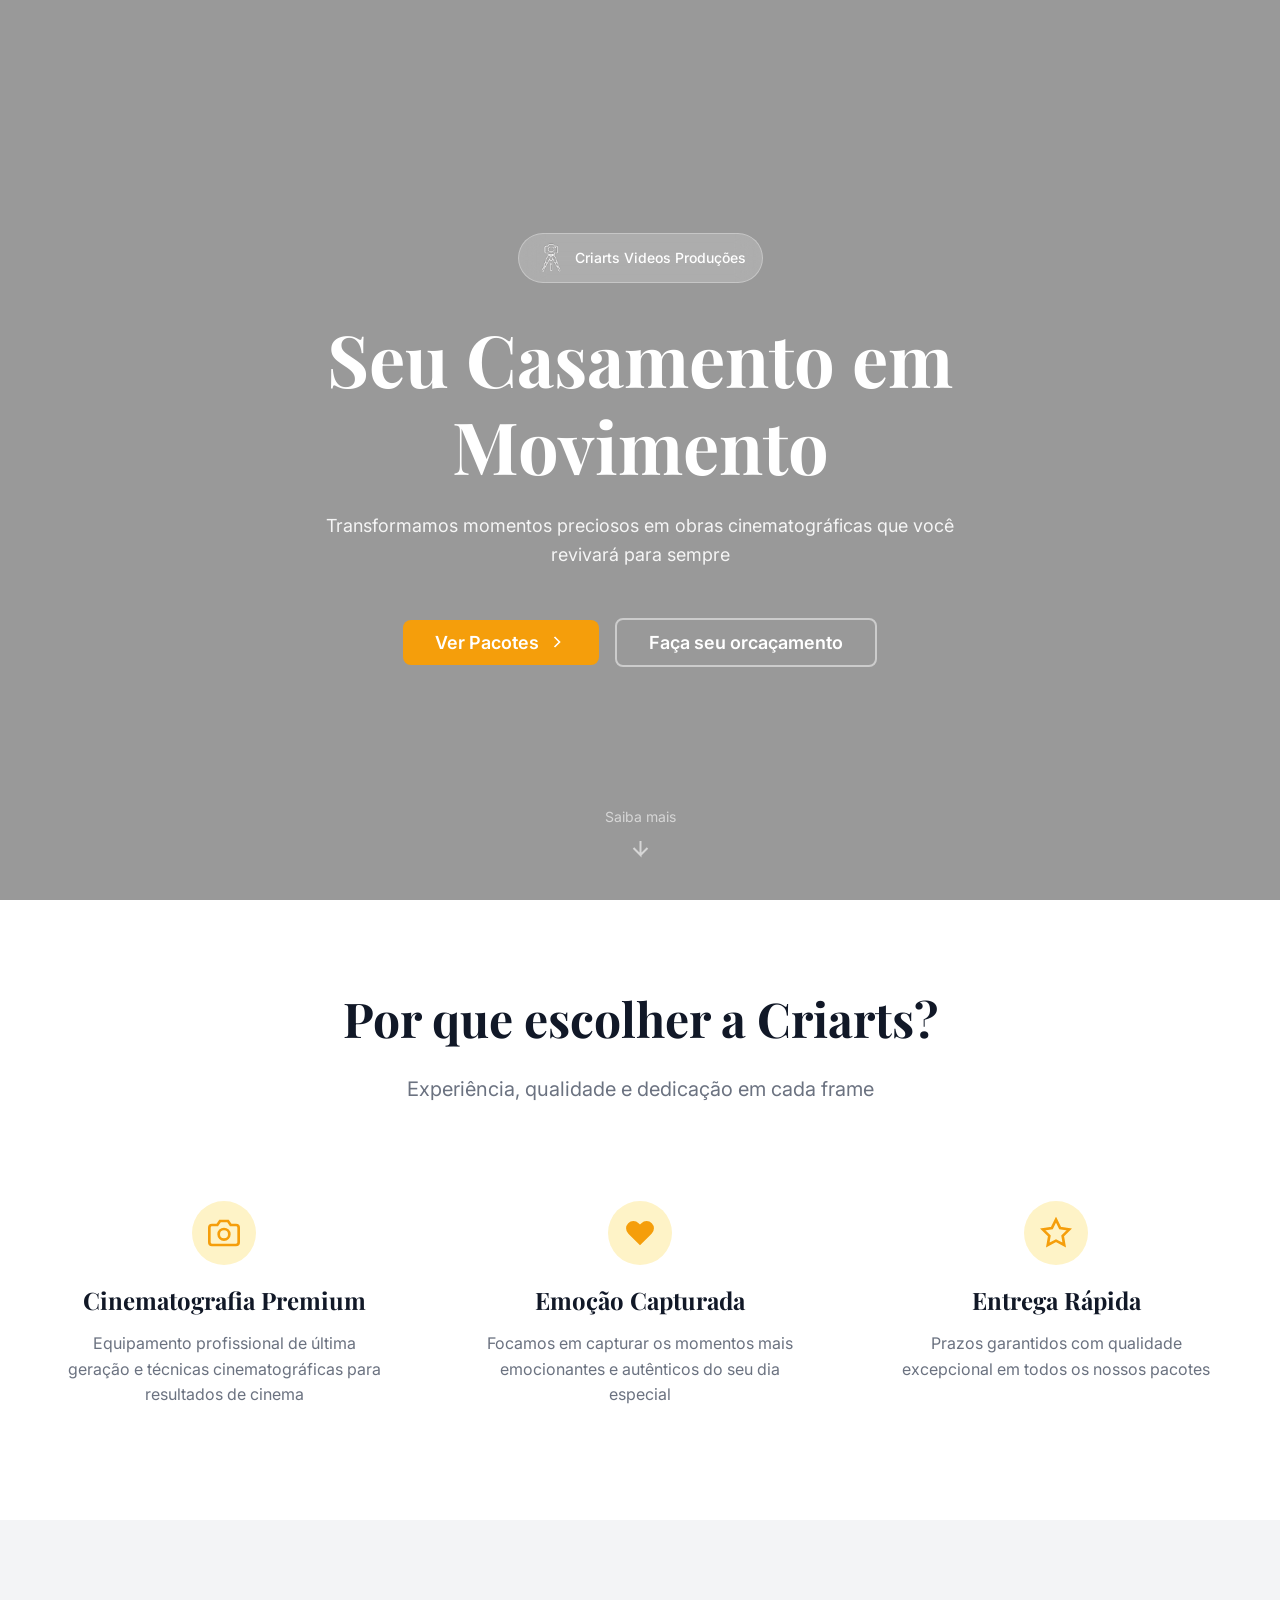
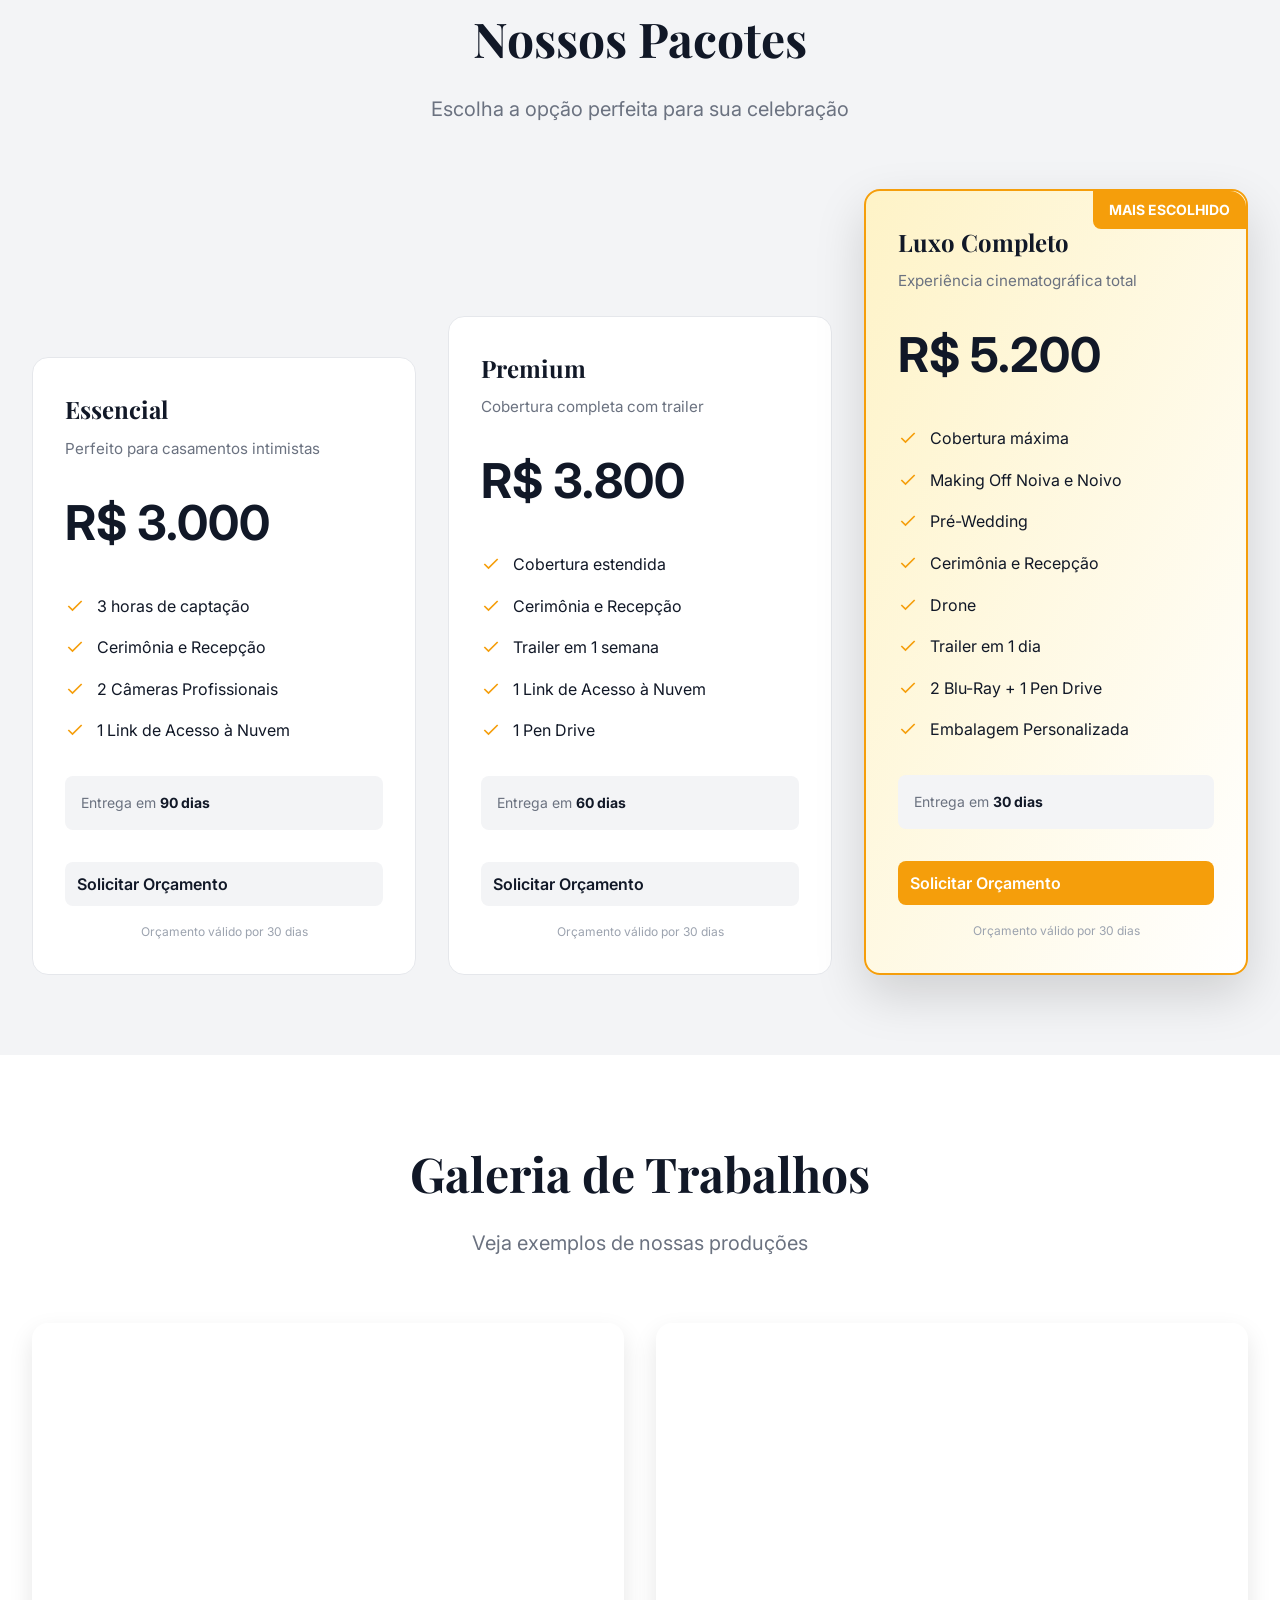
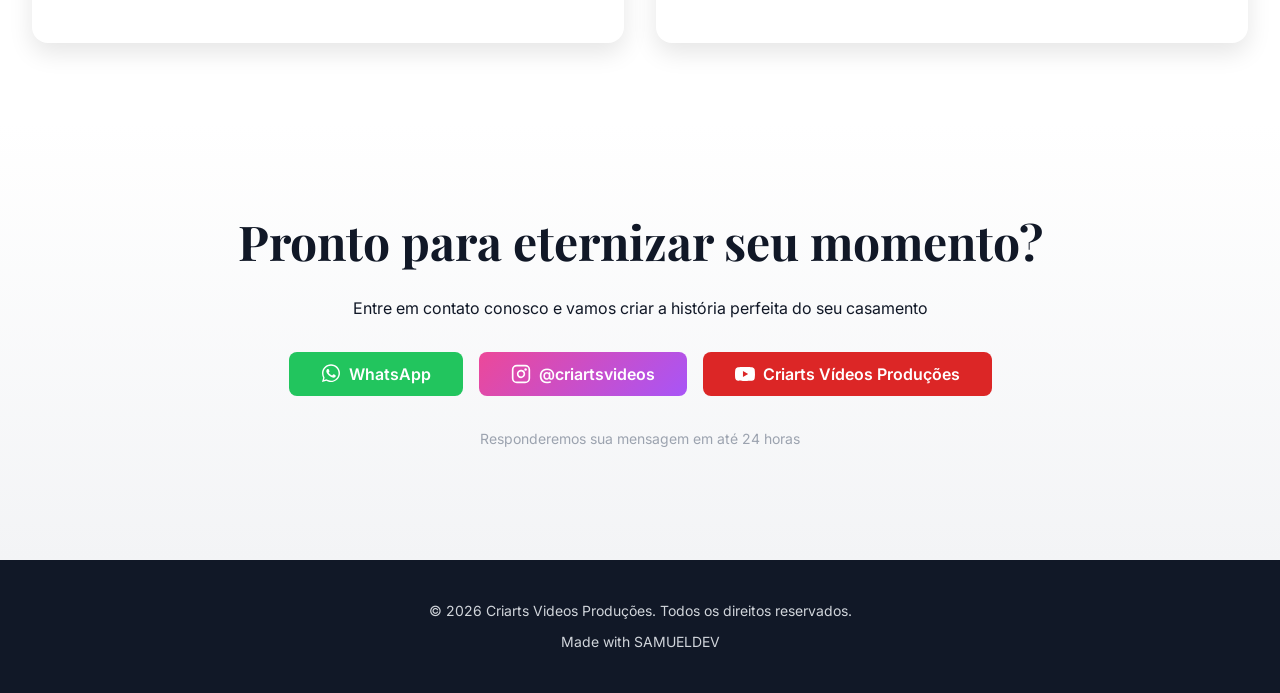
<file: index.html>
<!DOCTYPE html>
<html lang="pt-BR">
<head>
    <meta charset="UTF-8">
    <meta name="viewport" content="width=device-width, initial-scale=1.0">
    <title>Criarts Videos - Produções Cinematográficas</title>
    <link rel="icon" type="image/x-icon" href="favicon.ico">
    <link rel="preconnect" href="https://fonts.googleapis.com">
    <link rel="preconnect" href="https://fonts.gstatic.com" crossorigin>
    <link href="https://fonts.googleapis.com/css2?family=Playfair+Display:wght@700;800&family=Lora:wght@400;500;600&display=swap" rel="stylesheet">
    <link href="https://fonts.googleapis.com/css2?family=Montserrat:wght@400;600;700&display=swap" rel="stylesheet">
    <link href="https://fonts.googleapis.com/css2?family=Bebas+Neue&family=Cinzel:wght@400..900&family=Inter:ital,opsz,wght@0,14..32,100..900;1,14..32,100..900&family=Lilita+One&family=Montserrat:ital,wght@0,100..900;1,100..900&family=Patrick+Hand&display=swap" rel="stylesheet">
    <link rel="stylesheet" href="styles.css">
</head>
<body>
    <!-- HERO SECTION -->
    <section class="hero" id="hero">
        <div class="hero-background" style="background-image: url('https://images.unsplash.com/photo-1519741497674-611481863552?w=1920&h=1080&fit=crop')"></div>
        <div class="hero-overlay"></div>
        
        <div class="hero-content">
            <!-- Logo/Badge -->
            <div class="hero-badge">
                <span class="badge-dot"><img src="favicon-camera.ico" alt="" class="badge-dot"></span>
                <span class="badge-text">Criarts Videos Produções</span>
            </div>

            <!-- Título Principal -->
            <h1 class="hero-title">Seu Casamento em Movimento</h1>

            <!-- Subtítulo -->
            <p class="hero-subtitle">
                Transformamos momentos preciosos em obras cinematográficas que você revivará para sempre
            </p>

            <!-- CTAs -->
            <div class="hero-buttons">
                <button class="btn btn-primary" onclick="scrollToPackages()">
                    Ver Pacotes
                    <svg class="btn-icon" viewBox="0 0 24 24" fill="none" stroke="currentColor" stroke-width="2">
                        <polyline points="9 18 15 12 9 6"></polyline>
                    </svg>
                </button>
                <button class="btn btn-secondary" onclick="openWhatsApp('Olá! Gostaria de saber mais sobre os serviços de videografia da Criarts.')">
                    Faça seu orcaçamento
                </button>
            </div>
        </div>

        <!-- Scroll Indicator -->
        <div class="scroll-indicator">
            <span>Saiba mais</span>
            <svg class="scroll-arrow" viewBox="0 0 24 24" fill="none" stroke="currentColor" stroke-width="2">
                <polyline points="12 5 12 19 5 12 12 19 19 12"></polyline>
            </svg>
        </div>
    </section>

    <!-- POR QUE ESCOLHER SECTION -->
    <section class="why-choose" id="why-choose">
        <div class="container">
            <div class="section-header">
                <h2>Por que escolher a Criarts?</h2>
                <p>Experiência, qualidade e dedicação em cada frame</p>
            </div>

            <div class="differentials-grid">
                <!-- Diferencial 1 -->
                <div class="differential-card">
                    <div class="differential-icon">
                        <svg viewBox="0 0 24 24" fill="none" stroke="currentColor" stroke-width="2">
                            <path d="M23 19a2 2 0 0 1-2 2H3a2 2 0 0 1-2-2V8a2 2 0 0 1 2-2h4l2-3h6l2 3h4a2 2 0 0 1 2 2z"></path>
                            <circle cx="12" cy="13" r="4"></circle>
                        </svg>
                    </div>
                    <h3>Cinematografia Premium</h3>
                    <p>Equipamento profissional de última geração e técnicas cinematográficas para resultados de cinema</p>
                </div>

                <!-- Diferencial 2 -->
                <div class="differential-card">
                    <div class="differential-icon">
                        <svg viewBox="0 0 24 24" fill="currentColor">
                            <path d="M20.84 4.61a5.5 5.5 0 0 0-7.78 0L12 5.67l-1.06-1.06a5.5 5.5 0 0 0-7.78 7.78l1.06 1.06L12 21.23l7.78-7.78 1.06-1.06a5.5 5.5 0 0 0 0-7.78z"></path>
                        </svg>
                    </div>
                    <h3>Emoção Capturada</h3>
                    <p>Focamos em capturar os momentos mais emocionantes e autênticos do seu dia especial</p>
                </div>

                <!-- Diferencial 3 -->
                <div class="differential-card">
                    <div class="differential-icon">
                        <svg viewBox="0 0 24 24" fill="none" stroke="currentColor" stroke-width="2">
                            <polygon points="12 2 15.09 8.26 22 9.27 17 14.14 18.18 21.02 12 17.77 5.82 21.02 7 14.14 2 9.27 8.91 8.26 12 2"></polygon>
                        </svg>
                    </div>
                    <h3>Entrega Rápida</h3>
                    <p>Prazos garantidos com qualidade excepcional em todos os nossos pacotes</p>
                </div>
            </div>
        </div>
    </section>

    <!-- PACOTES SECTION -->
    <section class="packages" id="packages">
        <div class="container">
            <div class="section-header">
                <h2>Nossos Pacotes</h2>
                <p>Escolha a opção perfeita para sua celebração</p>
            </div>

            <div class="packages-grid">
                <!-- Pacote 1: Essencial -->
                <div class="package-card">
                    <div class="package-header">
                        <h3>Essencial</h3>
                        <p class="package-description">Perfeito para casamentos intimistas</p>
                    </div>

                    <div class="package-price">
                        <span class="price-value">R$ 3.000</span>
                    </div>

                    <ul class="package-features">
                        <li><svg class="check-icon" viewBox="0 0 24 24" fill="none" stroke="currentColor" stroke-width="2"><polyline points="20 6 9 17 4 12"></polyline></svg> 3 horas de captação</li>
                        <li><svg class="check-icon" viewBox="0 0 24 24" fill="none" stroke="currentColor" stroke-width="2"><polyline points="20 6 9 17 4 12"></polyline></svg> Cerimônia e Recepção</li>
                        <li><svg class="check-icon" viewBox="0 0 24 24" fill="none" stroke="currentColor" stroke-width="2"><polyline points="20 6 9 17 4 12"></polyline></svg> 2 Câmeras Profissionais</li>
                        <li><svg class="check-icon" viewBox="0 0 24 24" fill="none" stroke="currentColor" stroke-width="2"><polyline points="20 6 9 17 4 12"></polyline></svg> 1 Link de Acesso à Nuvem</li>
                    </ul>

                    <div class="package-delivery">
                        <span>Entrega em <strong>90 dias</strong></span>
                    </div>

                    <button class="btn btn-package" onclick="openWhatsAppPackage('Essencial')">Solicitar Orçamento</button>
                    <p class="package-validity">Orçamento válido por 30 dias</p>
                </div>

                <!-- Pacote 2: Premium -->
                <div class="package-card">
                    <div class="package-header">
                        <h3>Premium</h3>
                        <p class="package-description">Cobertura completa com trailer</p>
                    </div>

                    <div class="package-price">
                        <span class="price-value">R$ 3.800</span>
                    </div>

                    <ul class="package-features">
                        <li><svg class="check-icon" viewBox="0 0 24 24" fill="none" stroke="currentColor" stroke-width="2"><polyline points="20 6 9 17 4 12"></polyline></svg> Cobertura estendida</li>
                        <li><svg class="check-icon" viewBox="0 0 24 24" fill="none" stroke="currentColor" stroke-width="2"><polyline points="20 6 9 17 4 12"></polyline></svg> Cerimônia e Recepção</li>
                        <li><svg class="check-icon" viewBox="0 0 24 24" fill="none" stroke="currentColor" stroke-width="2"><polyline points="20 6 9 17 4 12"></polyline></svg> Trailer em 1 semana</li>
                        <li><svg class="check-icon" viewBox="0 0 24 24" fill="none" stroke="currentColor" stroke-width="2"><polyline points="20 6 9 17 4 12"></polyline></svg> 1 Link de Acesso à Nuvem</li>
                        <li><svg class="check-icon" viewBox="0 0 24 24" fill="none" stroke="currentColor" stroke-width="2"><polyline points="20 6 9 17 4 12"></polyline></svg> 1 Pen Drive</li>
                    </ul>

                    <div class="package-delivery">
                        <span>Entrega em <strong>60 dias</strong></span>
                    </div>

                    <button class="btn btn-package" onclick="openWhatsAppPackage('Premium')">Solicitar Orçamento</button>
                    <p class="package-validity">Orçamento válido por 30 dias</p>
                </div>

                <!-- Pacote 3: Luxo Completo (DESTAQUE) -->
                <div class="package-card package-highlighted">
                    <div class="package-badge">MAIS ESCOLHIDO</div>
                    
                    <div class="package-header">
                        <h3>Luxo Completo</h3>
                        <p class="package-description">Experiência cinematográfica total</p>
                    </div>

                    <div class="package-price">
                        <span class="price-value">R$ 5.200</span>
                    </div>

                    <ul class="package-features">
                        <li><svg class="check-icon" viewBox="0 0 24 24" fill="none" stroke="currentColor" stroke-width="2"><polyline points="20 6 9 17 4 12"></polyline></svg> Cobertura máxima</li>
                        <li><svg class="check-icon" viewBox="0 0 24 24" fill="none" stroke="currentColor" stroke-width="2"><polyline points="20 6 9 17 4 12"></polyline></svg> Making Off Noiva e Noivo</li>
                        <li><svg class="check-icon" viewBox="0 0 24 24" fill="none" stroke="currentColor" stroke-width="2"><polyline points="20 6 9 17 4 12"></polyline></svg> Pré-Wedding</li>
                        <li><svg class="check-icon" viewBox="0 0 24 24" fill="none" stroke="currentColor" stroke-width="2"><polyline points="20 6 9 17 4 12"></polyline></svg> Cerimônia e Recepção</li>
                        <li><svg class="check-icon" viewBox="0 0 24 24" fill="none" stroke="currentColor" stroke-width="2"><polyline points="20 6 9 17 4 12"></polyline></svg> Drone</li>
                        <li><svg class="check-icon" viewBox="0 0 24 24" fill="none" stroke="currentColor" stroke-width="2"><polyline points="20 6 9 17 4 12"></polyline></svg> Trailer em 1 dia</li>
                        <li><svg class="check-icon" viewBox="0 0 24 24" fill="none" stroke="currentColor" stroke-width="2"><polyline points="20 6 9 17 4 12"></polyline></svg> 2 Blu-Ray + 1 Pen Drive</li>
                        <li><svg class="check-icon" viewBox="0 0 24 24" fill="none" stroke="currentColor" stroke-width="2"><polyline points="20 6 9 17 4 12"></polyline></svg> Embalagem Personalizada</li>
                    </ul>

                    <div class="package-delivery">
                        <span>Entrega em <strong>30 dias</strong></span>
                    </div>

                    <button class="btn btn-package btn-package-highlighted" onclick="openWhatsAppPackage('Luxo Completo')">Solicitar Orçamento</button>
                    <p class="package-validity">Orçamento válido por 30 dias</p>
                </div>
            </div>
        </div>
    </section>

    <!-- GALERIA SECTION -->
    <section class="gallery" id="gallery">
        <div class="container">
            <div class="section-header">
                <h2>Galeria de Trabalhos</h2>
                <p>Veja exemplos de nossas produções</p>
            </div>

            <div class="gallery-grid">
                <!-- Galeria 1: Making Off Noiva -->
                <div class="gallery-card" onclick="openYouTube('https://www.youtube.com/watch?v=Ac2QlFm9MGQ')">
                     <iframe width="100%" height="315" src="https://www.youtube.com/embed/89Qn14EsEt8?si=hDODd10k44zc-jnk&amp;controls=0" title="YouTube video player" frameborder="0" allow="autoplay"; allowfullscreen></iframe>
                    <div class="gallery-overlay">
                        <h3>Making Off Noiva</h3>
                        <p>Momentos especiais de preparação</p>
                        <div class="play-button">
                            <svg viewBox="0 0 24 24" fill="currentColor">
                                <path d="M8 5v14l11-7z"></path>
                            </svg>
                        </div>
                    </div>
                </div>

                <!-- Galeria 2: Pré Wedding -->
                <div class="gallery-card" onclick="openYouTube('https://youtu.be/89Qn14EsEt8?si=AvAqP3FPQSbrQdd5&t=17')">
                        <iframe width="100%" height="315" src="https://www.youtube.com/embed/Ac2QlFm9MGQ?si=fB0OIm_knNHpJlMG?autoplay=1&mute=1" title="YouTube video player" frameborder="0" allow="accelerometer; autoplay; clipboard-write; encrypted-media; gyroscope; picture-in-picture; web-share" referrerpolicy="strict-origin-when-cross-origin" allowfullscreen>          </iframe>     
                    <div class="gallery-overlay">
                        <h3>Pré Wedding</h3>
                        <p>Momentos românticos antes do grande dia</p>
                        <div class="play-button">
                            <svg viewBox="0 0 24 24" fill="currentColor">
                                <path d="M8 5v14l11-7z"></path>
                            </svg>
                        </div>
                    </div>
                </div>
            </div>
        </div>
    </section>

    <!-- CONTATO SECTION -->
    <section class="contact" id="contact">
        <div class="container">
            <h2>Pronto para eternizar seu momento?</h2>
            <p>Entre em contato conosco e vamos criar a história perfeita do seu casamento</p>

            <div class="contact-buttons">
                <button class="btn btn-contact btn-whatsapp" onclick="openWhatsApp('Olá, quero eternizar o meu momento com vocês. Posso contar com vocês?')">
                        <svg viewBox="0 0 32 32" fill="currentColor" id="whatsapp">
                            <path d="M16 .396C7.164.396 0 7.56 0 16.396c0 2.89.756 5.6 2.08 7.95L0 32l7.86-2.06a15.94 15.94 0 0 0 8.14 2.24c8.836 0 16-7.164 16-16S24.836.396 16 .396zm0 29.204c-2.6 0-5.15-.7-7.38-2.02l-.53-.31-4.66 1.22 1.24-4.54-.34-.56A13.42 13.42 0 0 1 2.6 16.4c0-7.39 6.01-13.4 13.4-13.4s13.4 6.01 13.4 13.4-6.01 13.4-13.4 13.4zm7.43-9.94c-.41-.21-2.42-1.19-2.8-1.32-.37-.14-.64-.21-.91.21s-1.05 1.32-1.28 1.59c-.23.27-.46.3-.86.1-.41-.21-1.73-.64-3.29-2.05-1.22-1.09-2.04-2.43-2.28-2.84-.23-.41-.02-.63.18-.84.18-.18.41-.46.61-.69.2-.23.27-.41.41-.68.14-.27.07-.51-.04-.72-.1-.21-.91-2.2-1.25-3.01-.33-.8-.67-.69-.91-.7h-.78c-.27 0-.72.1-1.1.51s-1.45 1.42-1.45 3.46 1.48 4.01 1.69 4.29c.21.27 2.92 4.46 7.08 6.26.99.43 1.76.69 2.36.88.99.32 1.89.28 2.6.17.79-.12 2.42-.99 2.76-1.94.34-.95.34-1.76.24-1.94-.1-.18-.37-.27-.78-.48z"></path>
                    </svg>
                    WhatsApp
                </button>

                <button class="btn btn-contact btn-instagram" onclick="openInstagram()">
                    <svg viewBox="0 0 24 24" fill="currentColor">
                        <rect x="2" y="2" width="20" height="20" rx="5" ry="5" fill="none" stroke="currentColor" stroke-width="2"></rect>
                        <path d="M16 11.37A4 4 0 1 1 12.63 8 4 4 0 0 1 16 11.37z" fill="none" stroke="currentColor" stroke-width="2"></path>
                        <circle cx="17.5" cy="6.5" r="1.5" fill="currentColor"></circle>
                    </svg>
                    @criartsvideos
                </button>

                <button class="btn btn-contact btn-youtube" onclick="openYouTubeChannel()">
                    <svg viewBox="0 0 24 24" fill="currentColor">
                        <path d="M23.498 6.186a3.016 3.016 0 0 0-2.122-2.136C19.505 3.545 12 3.545 12 3.545s-7.505 0-9.377.505A3.017 3.017 0 0 0 .502 6.186C0 8.07 0 12 0 12s0 3.93.502 5.814a3.016 3.016 0 0 0 2.122 2.136c1.871.505 9.376.505 9.376.505s7.505 0 9.377-.505a3.015 3.015 0 0 0 2.122-2.136C24 15.93 24 12 24 12s0-3.93-.502-5.814zM9.545 15.568V8.432L15.818 12l-6.273 3.568z"></path>
                    </svg>
                    Criarts Vídeos Produções
                </button>
            </div>

            <p class="contact-note">Responderemos sua mensagem em até 24 horas</p>
        </div>
    </section>

    <!-- FOOTER -->
    <footer class="footer">
        <p>&copy; 2026 Criarts Videos Produções. Todos os direitos reservados.</p>
        <p>Made with SAMUELDEV</p>
    </footer>

    <script src="script.js"></script>
</body>
</html>
</file>
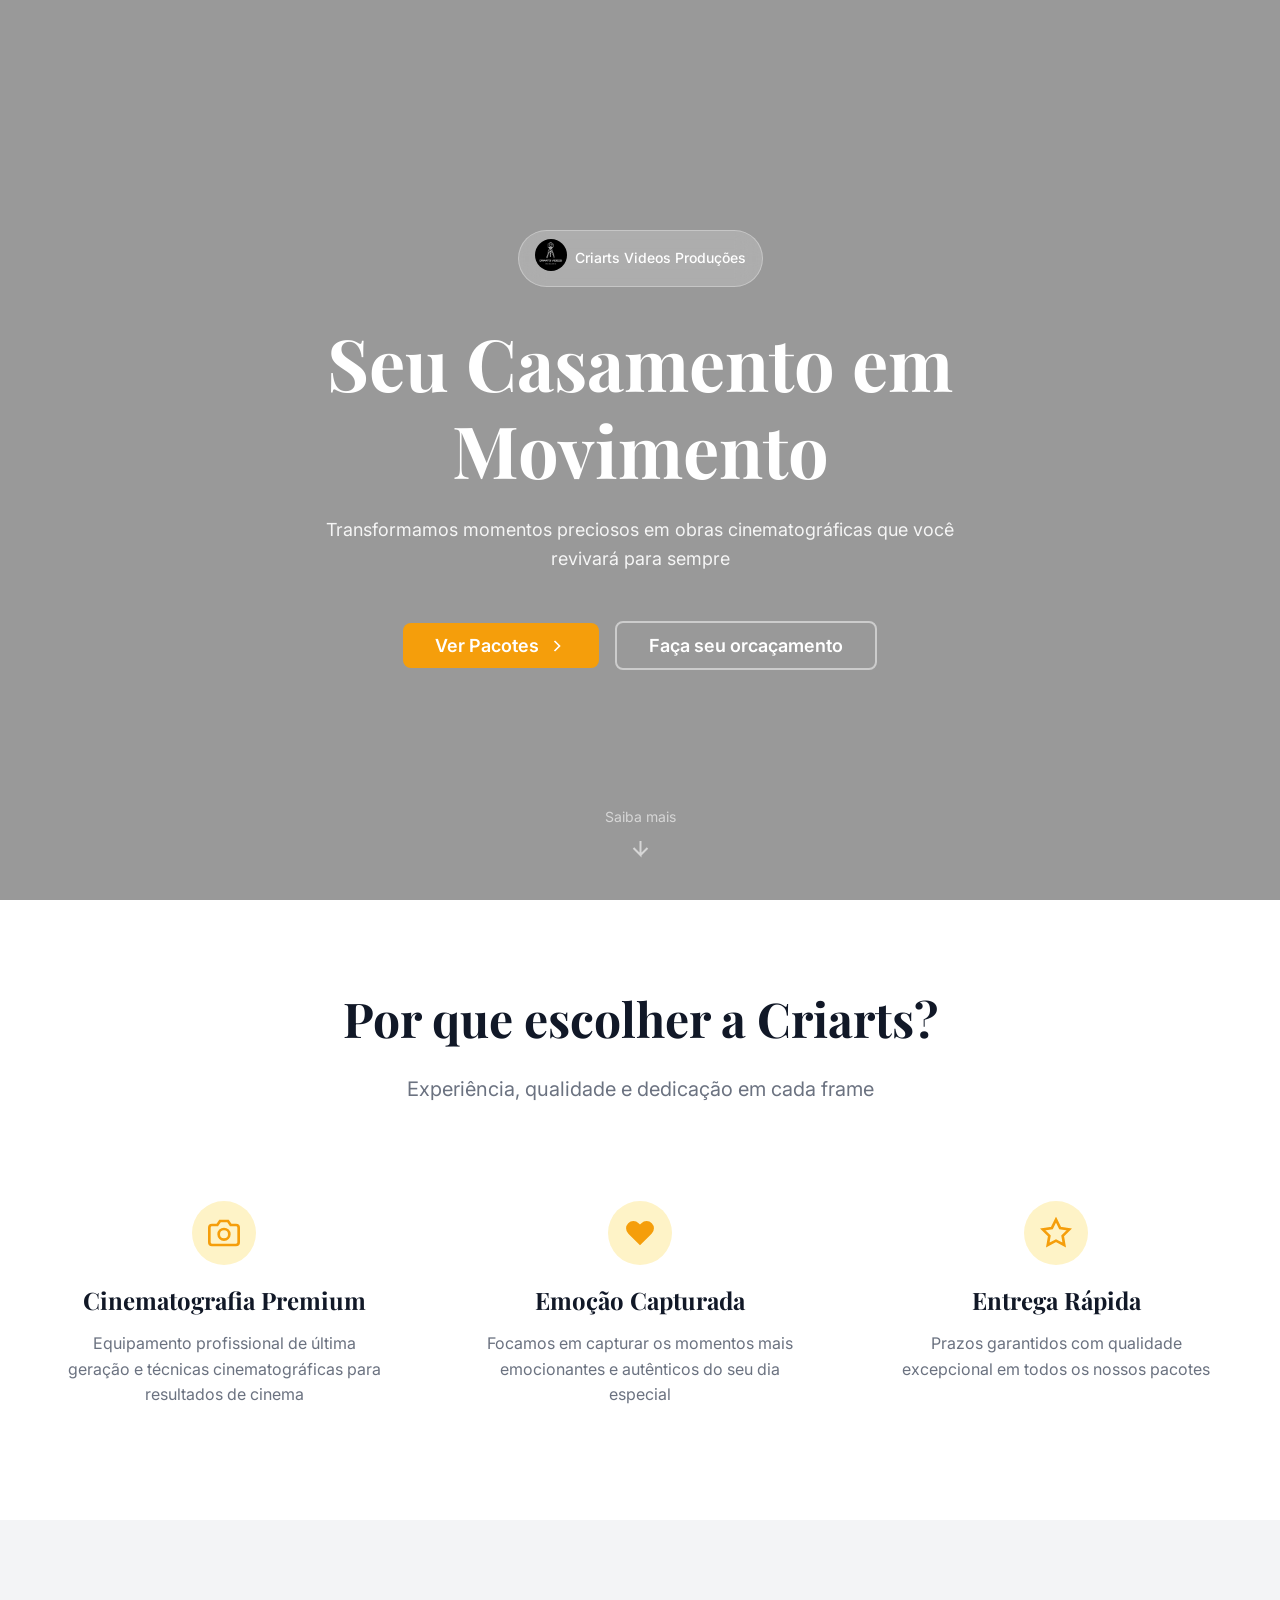
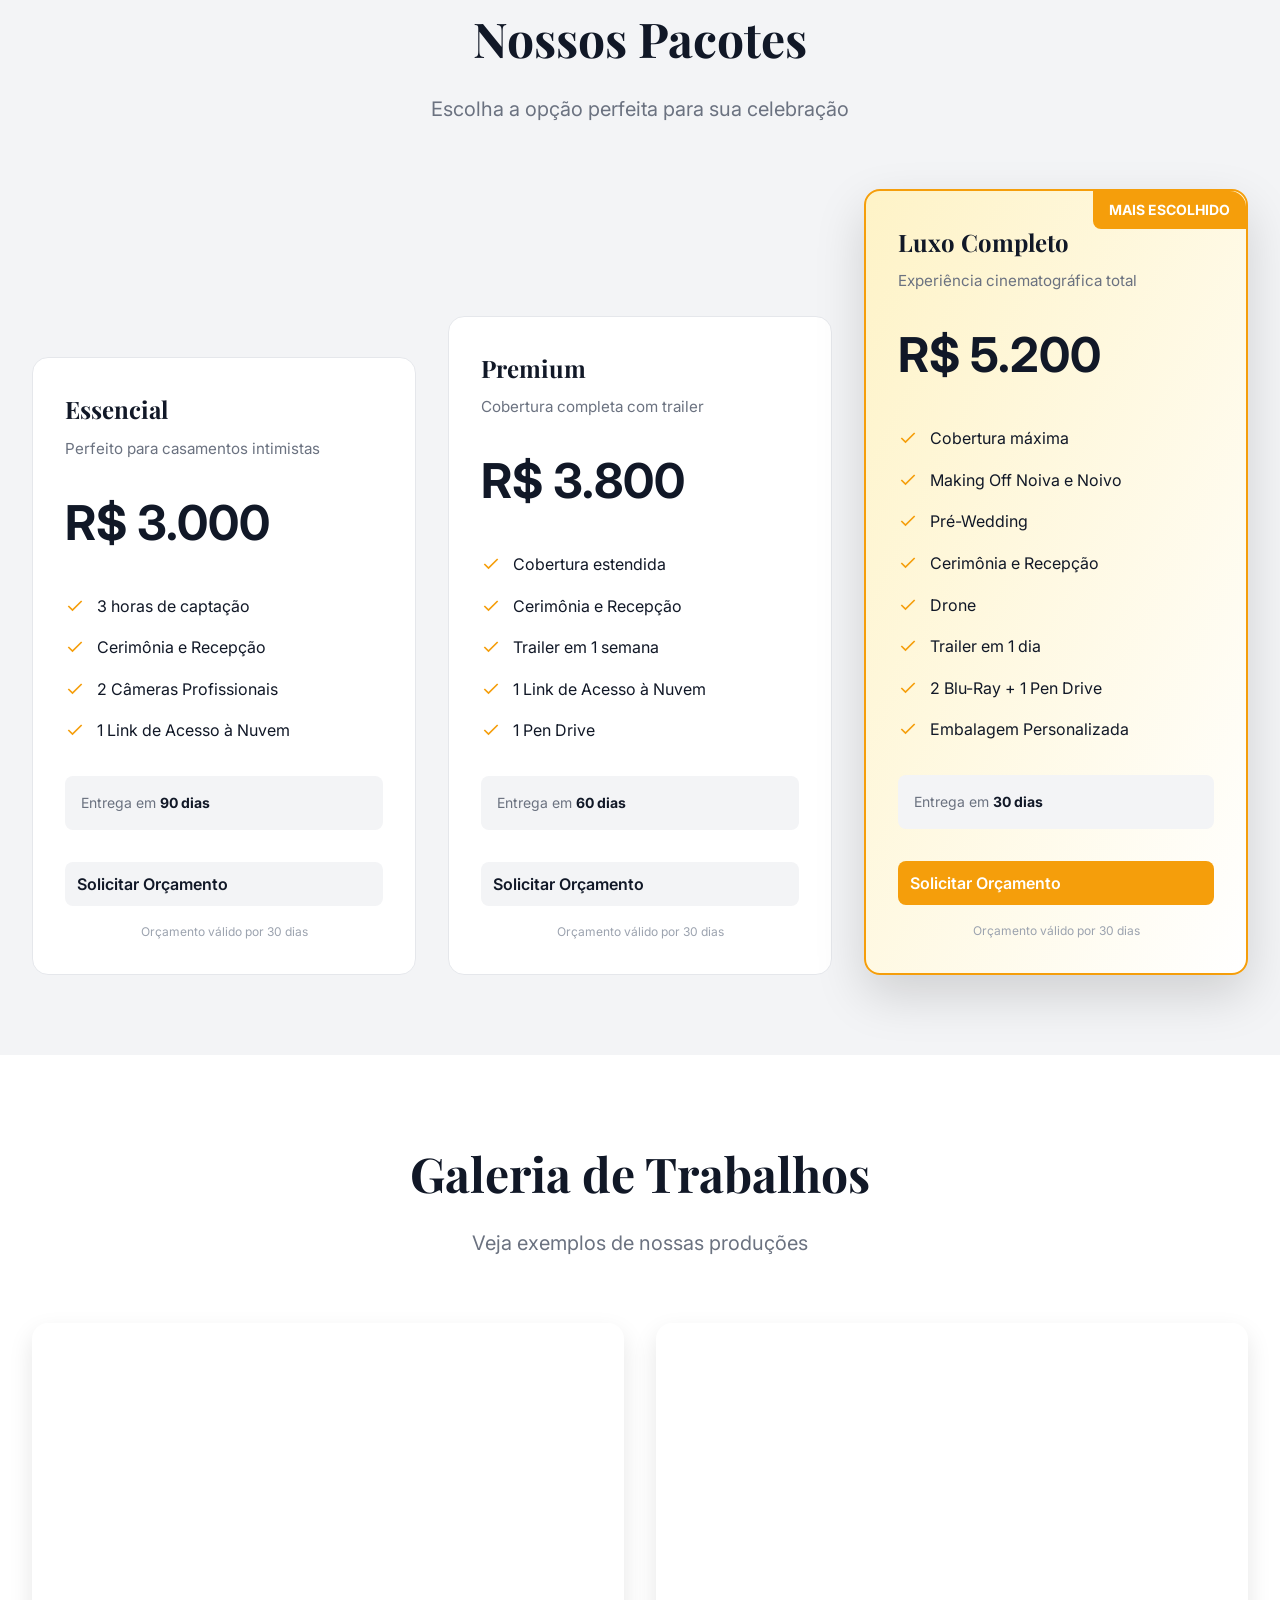
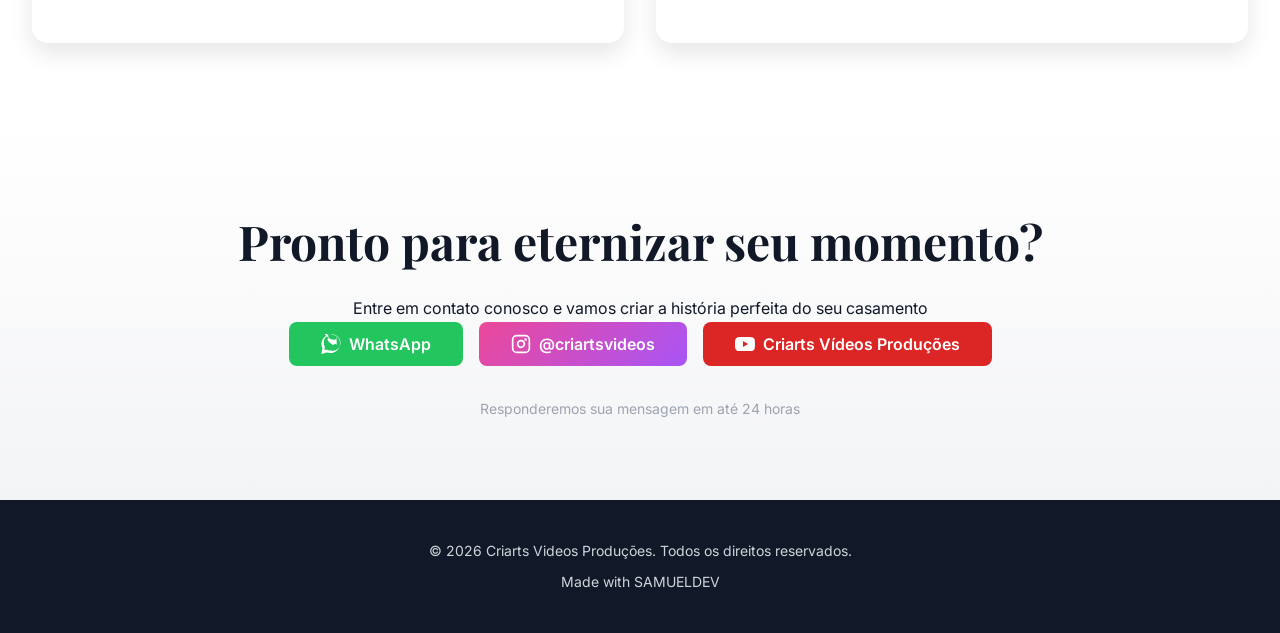
<file: criarts-vanilla/index.html>
<!DOCTYPE html>
<html lang="pt-BR">
<head>
    <meta charset="UTF-8">
    <meta name="viewport" content="width=device-width, initial-scale=1.0">
    <title>Criarts Videos - Produções Cinematográficas</title>
    <link rel="icon" type="image/x-icon" href="favicon.ico">
    <link rel="preconnect" href="https://fonts.googleapis.com">
    <link rel="preconnect" href="https://fonts.gstatic.com" crossorigin>
    <link href="https://fonts.googleapis.com/css2?family=Playfair+Display:wght@700;800&family=Lora:wght@400;500;600&display=swap" rel="stylesheet">
    <link href="https://fonts.googleapis.com/css2?family=Montserrat:wght@400;600;700&display=swap" rel="stylesheet">
    <link href="https://fonts.googleapis.com/css2?family=Bebas+Neue&family=Cinzel:wght@400..900&family=Inter:ital,opsz,wght@0,14..32,100..900;1,14..32,100..900&family=Lilita+One&family=Montserrat:ital,wght@0,100..900;1,100..900&family=Patrick+Hand&display=swap" rel="stylesheet">
    <link rel="stylesheet" href="styles.css">
</head>
<body>
    <!-- HERO SECTION -->
    <section class="hero" id="hero">
        <div class="hero-background" style="background-image: url('https://images.unsplash.com/photo-1519741497674-611481863552?w=1920&h=1080&fit=crop')"></div>
        <div class="hero-overlay"></div>
        
        <div class="hero-content">
            <!-- Logo/Badge -->
            <div class="hero-badge">
                <span class="badge-dot"><img src="favicon.ico" alt="" class="badge-dot"></span>
                <span class="badge-text">Criarts Videos Produções</span>
            </div>

            <!-- Título Principal -->
            <h1 class="hero-title">Seu Casamento em Movimento</h1>

            <!-- Subtítulo -->
            <p class="hero-subtitle">
                Transformamos momentos preciosos em obras cinematográficas que você revivará para sempre
            </p>

            <!-- CTAs -->
            <div class="hero-buttons">
                <button class="btn btn-primary" onclick="scrollToPackages()">
                    Ver Pacotes
                    <svg class="btn-icon" viewBox="0 0 24 24" fill="none" stroke="currentColor" stroke-width="2">
                        <polyline points="9 18 15 12 9 6"></polyline>
                    </svg>
                </button>
                <button class="btn btn-secondary" onclick="openWhatsApp('Olá! Gostaria de saber mais sobre os serviços de videografia da Criarts.')">
                    Faça seu orcaçamento
                </button>
            </div>
        </div>

        <!-- Scroll Indicator -->
        <div class="scroll-indicator">
            <span>Saiba mais</span>
            <svg class="scroll-arrow" viewBox="0 0 24 24" fill="none" stroke="currentColor" stroke-width="2">
                <polyline points="12 5 12 19 5 12 12 19 19 12"></polyline>
            </svg>
        </div>
    </section>

    <!-- POR QUE ESCOLHER SECTION -->
    <section class="why-choose" id="why-choose">
        <div class="container">
            <div class="section-header">
                <h2>Por que escolher a Criarts?</h2>
                <p>Experiência, qualidade e dedicação em cada frame</p>
            </div>

            <div class="differentials-grid">
                <!-- Diferencial 1 -->
                <div class="differential-card">
                    <div class="differential-icon">
                        <svg viewBox="0 0 24 24" fill="none" stroke="currentColor" stroke-width="2">
                            <path d="M23 19a2 2 0 0 1-2 2H3a2 2 0 0 1-2-2V8a2 2 0 0 1 2-2h4l2-3h6l2 3h4a2 2 0 0 1 2 2z"></path>
                            <circle cx="12" cy="13" r="4"></circle>
                        </svg>
                    </div>
                    <h3>Cinematografia Premium</h3>
                    <p>Equipamento profissional de última geração e técnicas cinematográficas para resultados de cinema</p>
                </div>

                <!-- Diferencial 2 -->
                <div class="differential-card">
                    <div class="differential-icon">
                        <svg viewBox="0 0 24 24" fill="currentColor">
                            <path d="M20.84 4.61a5.5 5.5 0 0 0-7.78 0L12 5.67l-1.06-1.06a5.5 5.5 0 0 0-7.78 7.78l1.06 1.06L12 21.23l7.78-7.78 1.06-1.06a5.5 5.5 0 0 0 0-7.78z"></path>
                        </svg>
                    </div>
                    <h3>Emoção Capturada</h3>
                    <p>Focamos em capturar os momentos mais emocionantes e autênticos do seu dia especial</p>
                </div>

                <!-- Diferencial 3 -->
                <div class="differential-card">
                    <div class="differential-icon">
                        <svg viewBox="0 0 24 24" fill="none" stroke="currentColor" stroke-width="2">
                            <polygon points="12 2 15.09 8.26 22 9.27 17 14.14 18.18 21.02 12 17.77 5.82 21.02 7 14.14 2 9.27 8.91 8.26 12 2"></polygon>
                        </svg>
                    </div>
                    <h3>Entrega Rápida</h3>
                    <p>Prazos garantidos com qualidade excepcional em todos os nossos pacotes</p>
                </div>
            </div>
        </div>
    </section>

    <!-- PACOTES SECTION -->
    <section class="packages" id="packages">
        <div class="container">
            <div class="section-header">
                <h2>Nossos Pacotes</h2>
                <p>Escolha a opção perfeita para sua celebração</p>
            </div>

            <div class="packages-grid">
                <!-- Pacote 1: Essencial -->
                <div class="package-card">
                    <div class="package-header">
                        <h3>Essencial</h3>
                        <p class="package-description">Perfeito para casamentos intimistas</p>
                    </div>

                    <div class="package-price">
                        <span class="price-value">R$ 3.000</span>
                    </div>

                    <ul class="package-features">
                        <li><svg class="check-icon" viewBox="0 0 24 24" fill="none" stroke="currentColor" stroke-width="2"><polyline points="20 6 9 17 4 12"></polyline></svg> 3 horas de captação</li>
                        <li><svg class="check-icon" viewBox="0 0 24 24" fill="none" stroke="currentColor" stroke-width="2"><polyline points="20 6 9 17 4 12"></polyline></svg> Cerimônia e Recepção</li>
                        <li><svg class="check-icon" viewBox="0 0 24 24" fill="none" stroke="currentColor" stroke-width="2"><polyline points="20 6 9 17 4 12"></polyline></svg> 2 Câmeras Profissionais</li>
                        <li><svg class="check-icon" viewBox="0 0 24 24" fill="none" stroke="currentColor" stroke-width="2"><polyline points="20 6 9 17 4 12"></polyline></svg> 1 Link de Acesso à Nuvem</li>
                    </ul>

                    <div class="package-delivery">
                        <span>Entrega em <strong>90 dias</strong></span>
                    </div>

                    <button class="btn btn-package" onclick="openWhatsAppPackage('Essencial')">Solicitar Orçamento</button>
                    <p class="package-validity">Orçamento válido por 30 dias</p>
                </div>

                <!-- Pacote 2: Premium -->
                <div class="package-card">
                    <div class="package-header">
                        <h3>Premium</h3>
                        <p class="package-description">Cobertura completa com trailer</p>
                    </div>

                    <div class="package-price">
                        <span class="price-value">R$ 3.800</span>
                    </div>

                    <ul class="package-features">
                        <li><svg class="check-icon" viewBox="0 0 24 24" fill="none" stroke="currentColor" stroke-width="2"><polyline points="20 6 9 17 4 12"></polyline></svg> Cobertura estendida</li>
                        <li><svg class="check-icon" viewBox="0 0 24 24" fill="none" stroke="currentColor" stroke-width="2"><polyline points="20 6 9 17 4 12"></polyline></svg> Cerimônia e Recepção</li>
                        <li><svg class="check-icon" viewBox="0 0 24 24" fill="none" stroke="currentColor" stroke-width="2"><polyline points="20 6 9 17 4 12"></polyline></svg> Trailer em 1 semana</li>
                        <li><svg class="check-icon" viewBox="0 0 24 24" fill="none" stroke="currentColor" stroke-width="2"><polyline points="20 6 9 17 4 12"></polyline></svg> 1 Link de Acesso à Nuvem</li>
                        <li><svg class="check-icon" viewBox="0 0 24 24" fill="none" stroke="currentColor" stroke-width="2"><polyline points="20 6 9 17 4 12"></polyline></svg> 1 Pen Drive</li>
                    </ul>

                    <div class="package-delivery">
                        <span>Entrega em <strong>60 dias</strong></span>
                    </div>

                    <button class="btn btn-package" onclick="openWhatsAppPackage('Premium')">Solicitar Orçamento</button>
                    <p class="package-validity">Orçamento válido por 30 dias</p>
                </div>

                <!-- Pacote 3: Luxo Completo (DESTAQUE) -->
                <div class="package-card package-highlighted">
                    <div class="package-badge">MAIS ESCOLHIDO</div>
                    
                    <div class="package-header">
                        <h3>Luxo Completo</h3>
                        <p class="package-description">Experiência cinematográfica total</p>
                    </div>

                    <div class="package-price">
                        <span class="price-value">R$ 5.200</span>
                    </div>

                    <ul class="package-features">
                        <li><svg class="check-icon" viewBox="0 0 24 24" fill="none" stroke="currentColor" stroke-width="2"><polyline points="20 6 9 17 4 12"></polyline></svg> Cobertura máxima</li>
                        <li><svg class="check-icon" viewBox="0 0 24 24" fill="none" stroke="currentColor" stroke-width="2"><polyline points="20 6 9 17 4 12"></polyline></svg> Making Off Noiva e Noivo</li>
                        <li><svg class="check-icon" viewBox="0 0 24 24" fill="none" stroke="currentColor" stroke-width="2"><polyline points="20 6 9 17 4 12"></polyline></svg> Pré-Wedding</li>
                        <li><svg class="check-icon" viewBox="0 0 24 24" fill="none" stroke="currentColor" stroke-width="2"><polyline points="20 6 9 17 4 12"></polyline></svg> Cerimônia e Recepção</li>
                        <li><svg class="check-icon" viewBox="0 0 24 24" fill="none" stroke="currentColor" stroke-width="2"><polyline points="20 6 9 17 4 12"></polyline></svg> Drone</li>
                        <li><svg class="check-icon" viewBox="0 0 24 24" fill="none" stroke="currentColor" stroke-width="2"><polyline points="20 6 9 17 4 12"></polyline></svg> Trailer em 1 dia</li>
                        <li><svg class="check-icon" viewBox="0 0 24 24" fill="none" stroke="currentColor" stroke-width="2"><polyline points="20 6 9 17 4 12"></polyline></svg> 2 Blu-Ray + 1 Pen Drive</li>
                        <li><svg class="check-icon" viewBox="0 0 24 24" fill="none" stroke="currentColor" stroke-width="2"><polyline points="20 6 9 17 4 12"></polyline></svg> Embalagem Personalizada</li>
                    </ul>

                    <div class="package-delivery">
                        <span>Entrega em <strong>30 dias</strong></span>
                    </div>

                    <button class="btn btn-package btn-package-highlighted" onclick="openWhatsAppPackage('Luxo Completo')">Solicitar Orçamento</button>
                    <p class="package-validity">Orçamento válido por 30 dias</p>
                </div>
            </div>
        </div>
    </section>

    <!-- GALERIA SECTION -->
    <section class="gallery" id="gallery">
        <div class="container">
            <div class="section-header">
                <h2>Galeria de Trabalhos</h2>
                <p>Veja exemplos de nossas produções</p>
            </div>

            <div class="gallery-grid">
                <!-- Galeria 1: Making Off Noiva -->
                <div class="gallery-card" onclick="openYouTube('https://www.youtube.com/watch?v=Ac2QlFm9MGQ')">
                   <iframe width="560" height="315" src="https://www.youtube.com/embed/Ac2QlFm9MGQ?si=fB0OIm_knNHpJlMG" title="YouTube video player" frameborder="0" allow="accelerometer; autoplay; clipboard-write; encrypted-media; gyroscope; picture-in-picture; web-share" referrerpolicy="strict-origin-when-cross-origin" allowfullscreen></iframe>
                    <div class="gallery-overlay">
                        <h3>Making Off Noiva</h3>
                        <p>Momentos especiais de preparação</p>
                        <div class="play-button">
                            <svg viewBox="0 0 24 24" fill="currentColor">
                                <path d="M8 5v14l11-7z"></path>
                            </svg>
                        </div>
                    </div>
                </div>

                <!-- Galeria 2: Pré Wedding -->
                <div class="gallery-card" onclick="openYouTube('https://youtu.be/89Qn14EsEt8?si=AvAqP3FPQSbrQdd5&t=17')">
                    <video src="https://www.youtube.com/embed/Ac2QlFm9MGQ?si=fB0OIm_knNHpJlMG" auto></video>
                    <div class="gallery-overlay">
                        <h3>Pré Wedding</h3>
                        <p>Momentos românticos antes do grande dia</p>
                        <div class="play-button">
                            <svg viewBox="0 0 24 24" fill="currentColor">
                                <path d="M8 5v14l11-7z"></path>
                            </svg>
                        </div>
                    </div>
                </div>
            </div>
        </div>
    </section>

    <!-- CONTATO SECTION -->
    <section class="contact" id="contact">
        <div class="container">
            <h2>Pronto para eternizar seu momento?</h2>
            <p>Entre em contato conosco e vamos criar a história perfeita do seu casamento</p>
            <div class="contact-buttons">
                <button class="btn btn-contact btn-whatsapp" onclick="openWhatsApp('Olá, quero eternizar o meu momento com vocês. Posso contar com vocês?')">
                    <svg viewBox="0 0 24 24" fill="currentColor">
                        <path d="M20.1 3.9C17.9 1.7 15 .5 12 .5 5.8.5.5 5.8.5 12c0 1.7.4 3.4 1.2 4.9L.5 24l6.3-1.7c1.5.4 3 .6 4.6.6 6.2 0 11.5-5.1 11.5-11.5 0-3.1-1.3-6-3.4-8.3zm-8.6 16c-1.5 0-2.9-.4-4.2-1.1l-.3-.2-3.1.8.8-3.1-.2-.3C3.8 13.4 3.4 11.8 3.4 10c0-5.4 4.4-9.8 9.8-9.8 2.7 0 5.2 1.1 7.1 3.1 1.9 1.9 3.1 4.4 3.1 7.1 0 5.4-4.4 9.8-9.8 9.8zm7.4-7.1c-.3-.1-1.8-.9-2.1-1-.3-.1-.5-.1-.7.1-.2.3-.8 1-.9 1.1-.2.1-.4.2-.6.1-.5-.2-1.9-.7-3.6-2.2-1.7-1.5-2.8-3.4-3.1-4-.3-.5-.1-.8.2-1.1.2-.2.5-.5.7-.7.2-.2.3-.4.4-.6.1-.2.1-.5 0-.7-.1-.2-1.9-4.6-2.6-6.3-.6-1.5-.7-1.4-.9-1.4h-.5c-.2 0-.5.1-.7.3-.2.2-.7.7-.7 1.7 0 1.7 2.2 4.3 4.7 6.1 2.4 1.8 4.7 2.3 5.4 2.5.5.1.8.1 1.1.2.3.1.7.2 1 .1.3-.1 1.8-.7 2.1-.8.3-.1.6-.3.8-.5.2-.2.3-.4.4-.6.1-.2.1-.5 0-.7-.1-.2-.3-.5-.6-.8z"></path>
                    </svg>
                    WhatsApp
                </button>

                <button class="btn btn-contact btn-instagram" onclick="openInstagram()">
                    <svg viewBox="0 0 24 24" fill="currentColor">
                        <rect x="2" y="2" width="20" height="20" rx="5" ry="5" fill="none" stroke="currentColor" stroke-width="2"></rect>
                        <path d="M16 11.37A4 4 0 1 1 12.63 8 4 4 0 0 1 16 11.37z" fill="none" stroke="currentColor" stroke-width="2"></path>
                        <circle cx="17.5" cy="6.5" r="1.5" fill="currentColor"></circle>
                    </svg>
                    @criartsvideos
                </button>

                <button class="btn btn-contact btn-youtube" onclick="openYouTubeChannel()">
                    <svg viewBox="0 0 24 24" fill="currentColor">
                        <path d="M23.498 6.186a3.016 3.016 0 0 0-2.122-2.136C19.505 3.545 12 3.545 12 3.545s-7.505 0-9.377.505A3.017 3.017 0 0 0 .502 6.186C0 8.07 0 12 0 12s0 3.93.502 5.814a3.016 3.016 0 0 0 2.122 2.136c1.871.505 9.376.505 9.376.505s7.505 0 9.377-.505a3.015 3.015 0 0 0 2.122-2.136C24 15.93 24 12 24 12s0-3.93-.502-5.814zM9.545 15.568V8.432L15.818 12l-6.273 3.568z"></path>
                    </svg>
                    Criarts Vídeos Produções
                </button>
            </div>

            <p class="contact-note">Responderemos sua mensagem em até 24 horas</p>
        </div>
    </section>

    <!-- FOOTER -->
    <footer class="footer">
        <p>&copy; 2026 Criarts Videos Produções. Todos os direitos reservados.</p>
        <p>Made with SAMUELDEV</p>
    </footer>

    <script src="script.js"></script>
</body>
</html>
</file>
<file: styles.css>
/* ============================================
   VARIÁVEIS E RESET
   ============================================ */

:root {
    --primary-color: #f59e0b;
    --primary-dark: #d97706;
    --secondary-color: #ffffff;
    --text-dark: #111827;
    --text-light: #6b7280;
    --text-lighter: #9ca3af;
    --bg-light: #f9fafb;
    --bg-lighter: #f3f4f6;
    --border-color: #e5e7eb;
    --shadow: 0 10px 25px rgba(0, 0, 0, 0.1);
    --shadow-lg: 0 20px 50px rgba(0, 0, 0, 0.15);
    --transition: all 0.3s ease;
    
    --font-display: 'Playfair Display', serif;
    --font-body: 'Inter', serif;
}

* {
    margin: 0;
    padding: 0;
    box-sizing: border-box;
}

html {
    scroll-behavior: smooth;
}

body {
    font-family: var(--font-body);
    color: var(--text-dark);
    line-height: 1.6;
    background-color: var(--secondary-color);
}

/* ============================================
   CONTAINER E LAYOUT
   ============================================ */

.container {
    max-width: 1280px;
    margin: 0 auto;
    padding: 0 1rem;
}

@media (min-width: 768px) {
    .container {
        padding: 0 1.5rem;
    }
}

@media (min-width: 1024px) {
    .container {
        padding: 0 2rem;
    }
}

/* ============================================
   HERO SECTION
   ============================================ */

.hero {
    position: relative;
    min-height: 100vh;
    display: flex;
    align-items: center;
    justify-content: center;
    overflow: hidden;
}

.hero-background {
    position: absolute;
    inset: 0;
    background-size: cover;
    background-position: center;
    z-index: 1;
}

.hero-overlay {
    position: absolute;
    inset: 0;
    background-color: rgba(0, 0, 0, 0.4);
    backdrop-filter: blur(4px);
    z-index: 2;
}

.hero-content {
    position: relative;
    z-index: 3;
    text-align: center;
    padding: 2rem;
    max-width: 56rem;
    margin: 0 auto;
}

.hero-badge {
    display: inline-flex;
    align-items: center;
    gap: 0.5rem;
    padding: 0.5rem 1rem;
    background-color: rgba(255, 255, 255, 0.2);
    backdrop-filter: blur(12px);
    border: 1px solid rgba(255, 255, 255, 0.3);
    border-radius: 9999px;
    margin-bottom: 2rem;
}


.badge-dot {
    width: 2rem;
    height: 2rem;
    border-radius: 50%;
}

.badge-text {
    color: var(--secondary-color);
    font-size: 0.875rem;
    font-weight: 500;
}

.hero-title {
    font-family: var(--font-display);
    font-size: 3rem;
    font-weight: 700;
    color: var(--secondary-color);
    line-height: 1.2;
    margin-bottom: 1.5rem;
}

@media (min-width: 768px) {
    .hero-title {
        font-size: 4.5rem;
    }
}

.hero-subtitle {
    font-size: 1.125rem;
    color: rgba(255, 255, 255, 0.9);
    max-width: 42rem;
    margin: 0 auto 3rem;
    line-height: 1.6;
}

.hero-buttons {
    display: flex;
    flex-direction: column;
    gap: 1rem;
    justify-content: center;
    align-items: center;
}

@media (min-width: 640px) {
    .hero-buttons {
        flex-direction: row;
    }
}

/* ============================================
   BOTÕES
   ============================================ */

.btn {
    padding: 0.75rem 2rem;
    font-size: 1rem;
    font-weight: 600;
    border: none;
    border-radius: 0.5rem;
    cursor: pointer;
    transition: var(--transition);
    display: inline-flex;
    align-items: center;
    gap: 0.5rem;
    font-family: var(--font-body);
}

.btn-primary {
    background-color: var(--primary-color);
    color: var(--secondary-color);
    padding: 0.75rem 2rem;
    font-size: 1.125rem;
}

.btn-primary:hover {
    background-color: var(--primary-dark);
    transform: translateX(4px);
}

.btn-secondary {
    background-color: transparent;
    color: var(--secondary-color);
    border: 2px solid rgba(255, 255, 255, 0.5);
    padding: 0.75rem 2rem;
    font-size: 1.125rem;
}

.btn-secondary:hover {
    background-color: rgba(255, 255, 255, 0.1);
    border-color: rgba(255, 255, 255, 1);
}

.btn-icon {
    width: 1.25rem;
    height: 1.25rem;
    transition: transform 0.3s ease;
}

.btn-primary:hover .btn-icon {
    transform: translateX(4px);
}

/* ============================================
   SCROLL INDICATOR
   ============================================ */

.scroll-indicator {
    position: absolute;
    bottom: 2rem;
    left: 50%;
    transform: translateX(-50%);
    z-index: 3;
    text-align: center;
    animation: bounce 2s infinite;
}

.scroll-indicator span {
    display: block;
    color: rgba(255, 255, 255, 0.6);
    font-size: 0.875rem;
    margin-bottom: 0.5rem;
}

.scroll-arrow {
    width: 1.5rem;
    height: 1.5rem;
    color: rgba(255, 255, 255, 0.6);
}

@keyframes bounce {
    0%, 100% {
        transform: translateX(-50%) translateY(0);
    }
    50% {
        transform: translateX(-50%) translateY(8px);
    }
}

/* ============================================
   SEÇÕES GERAIS
   ============================================ */

section {
    padding: 5rem 0;
}

.section-header {
    text-align: center;
    margin-bottom: 4rem;
}

.section-header h2 {
    font-family: var(--font-display);
    font-size: 2.25rem;
    font-weight: 700;
    margin-bottom: 1rem;
    color: var(--text-dark);
}

@media (min-width: 768px) {
    .section-header h2 {
        font-size: 3rem;
    }
}

.section-header p {
    font-size: 1.25rem;
    color: var(--text-light);
}

/* ============================================
   POR QUE ESCOLHER SECTION
   ============================================ */

.why-choose {
    background-color: var(--secondary-color);
}

.differentials-grid {
    display: grid;
    grid-template-columns: repeat(auto-fit, minmax(280px, 1fr));
    gap: 2rem;
}

@media (min-width: 768px) {
    .differentials-grid {
        grid-template-columns: repeat(3, 1fr);
    }
}

.differential-card {
    text-align: center;
    padding: 2rem;
    border-radius: 0.75rem;
    transition: var(--transition);
}

.differential-card:hover {
    box-shadow: var(--shadow);
}

.differential-icon {
    width: 4rem;
    height: 4rem;
    margin: 0 auto 1rem;
    padding: 1rem;
    background-color: #fef3c7;
    border-radius: 50%;
    display: flex;
    align-items: center;
    justify-content: center;
}

.differential-icon svg {
    width: 100%;
    height: 100%;
    color: var(--primary-color);
}

.differential-card h3 {
    font-family: var(--font-display);
    font-size: 1.5rem;
    font-weight: 700;
    margin-bottom: 0.75rem;
    color: var(--text-dark);
}

.differential-card p {
    color: var(--text-light);
    line-height: 1.6;
}

/* ============================================
   PACOTES SECTION
   ============================================ */

.packages {
    background-color: var(--bg-lighter);
}

.packages-grid {
    display: grid;
    grid-template-columns: repeat(auto-fit, minmax(300px, 1fr));
    gap: 2rem;
    align-items: flex-end;
}

@media (min-width: 768px) {
    .packages-grid {
        grid-template-columns: repeat(3, 1fr);
    }
}

.package-card {
    background-color: var(--secondary-color);
    border: 1px solid var(--border-color);
    border-radius: 1rem;
    padding: 2rem;
    transition: var(--transition);
    position: relative;
}

.package-card:hover {
    box-shadow: var(--shadow);
}

.package-highlighted {
    background: linear-gradient(to bottom right, #fef3c7, var(--secondary-color));
    border: 2px solid var(--primary-color);
    box-shadow: var(--shadow-lg);
    transform: scale(1.05);
}

@media (max-width: 767px) {
    .package-highlighted {
        transform: scale(1);
    }
}

.package-badge {
    position: absolute;
    top: 0;
    right: 0;
    background-color: var(--primary-color);
    color: var(--secondary-color);
    padding: 0.5rem 1rem;
    font-size: 0.875rem;
    font-weight: 700;
    border-radius: 0 1rem 0 0.5rem;
}

.package-header h3 {
    font-family: var(--font-display);
    font-size: 1.5rem;
    font-weight: 700;
    margin-bottom: 0.5rem;
    color: var(--text-dark);
}

.package-description {
    color: var(--text-light);
    font-size: 0.95rem;
    margin-bottom: 1.5rem;
}

.package-price {
    margin-bottom: 2rem;
}

.price-value {

    font-size: 3rem;
    font-weight: 700;
    color: var(--text-dark);
}

.package-features {
    list-style: none;
    margin-bottom: 2rem;
    space-y: 1rem;
}

.package-features li {
    display: flex;
    align-items: flex-start;
    gap: 0.75rem;
    margin-bottom: 1rem;
    color: var(--text-dark);
}

.check-icon {
    width: 1.25rem;
    height: 1.25rem;
    color: var(--primary-color);
    flex-shrink: 0;
    margin-top: 0.125rem;
}

.package-delivery {
    background-color: var(--bg-lighter);
    padding: 1rem;
    border-radius: 0.5rem;
    margin-bottom: 2rem;
    font-size: 0.875rem;
    color: var(--text-light);
}

.package-delivery strong {
    color: var(--text-dark);
}

.btn-package {
    width: 100%;
    background-color: var(--bg-lighter);
    color: var(--text-dark);
    padding: 0.75rem;
    font-size: 1rem;
    border-radius: 0.5rem;
    transition: var(--transition);
    margin-bottom: 1rem;
}

.btn-package:hover {
    background-color: var(--border-color);
}

.btn-package-highlighted {
    background-color: var(--primary-color);
    color: var(--secondary-color);
}

.btn-package-highlighted:hover {
    background-color: var(--primary-dark);
}

.package-validity {
    font-size: 0.75rem;
    color: var(--text-lighter);
    text-align: center;
}

/* ============================================
   GALERIA SECTION
   ============================================ */

.gallery {
    background-color: var(--secondary-color);
}

.gallery-grid {
    display: grid;
    grid-template-columns: repeat(auto-fit, minmax(300px, 1fr));
    gap: 2rem;
}

@media (min-width: 768px) {
    .gallery-grid {
        grid-template-columns: repeat(2, 1fr);
    }
}

.gallery-card {
    position: relative;
    overflow: hidden;
    border-radius: 1rem;
    cursor: pointer;
    box-shadow: var(--shadow);
    transition: var(--transition);
    height: 320px;
}

.gallery-card:hover {
    box-shadow: var(--shadow-lg);
}

.gallery-card iframe {
    width: 100%;
    height: 100%;
    object-fit: cover;
    transition: transform 0.5s ease;
}

.gallery-card:hover iframe {
    transform: scale(1.1);
}

.gallery-overlay {
    position: absolute;
    inset: 0;
    background-color: rgba(0, 0, 0, 0);
    display: flex;
    flex-direction: column;
    align-items: center;
    justify-content: center;
    transition: var(--transition);
    opacity: 0;
}

.gallery-card:hover .gallery-overlay {
    background-color: rgba(0, 0, 0, 0.4);
    opacity: 1;
}

.gallery-overlay h3 {
    font-family: var(--font-display);
    font-size: 1.5rem;
    font-weight: 700;
    color: var(--secondary-color);
    margin-bottom: 0.5rem;
}

.gallery-overlay p {
    color: rgba(255, 255, 255, 0.9);
    font-size: 0.95rem;
    margin-bottom: 1rem;
}

.play-button {
    width: 3rem;
    height: 3rem;
    background-color: rgba(255, 255, 255, 0.2);
    border-radius: 50%;
    display: flex;
    align-items: center;
    justify-content: center;
    margin-top: 1rem;
}

.play-button svg {
    width: 1.5rem;
    height: 1.5rem;
    color: var(--secondary-color);
}

/* ============================================
   CONTATO SECTION
   ============================================ */

.contact {
    background: linear-gradient(to bottom, var(--secondary-color), var(--bg-lighter));
    text-align: center;
}

.contact h2 {
    font-family: var(--font-display);
    font-size: 2.25rem;
    font-weight: 700;
    margin-bottom: 1rem;
    color: var(--text-dark);
}

.contact p{
    margin-bottom: 30px;
}

@media (min-width: 768px) {
    .contact h2 {
        font-size: 3rem;
    }
}

.contact > p {
    font-size: 1.25rem;
    color: var(--text-light);
    margin-bottom: 3rem;
    max-width: 42rem;
    margin-left: auto;
    margin-right: auto;
}

.contact-buttons {
    display: flex;
    flex-direction: column;
    gap: 1rem;
    justify-content: center;
    align-items: center;
    margin-bottom: 2rem;
    flex-wrap: wrap;
}

@media (min-width: 640px) {
    .contact-buttons {
        flex-direction: row;
    }
}

.btn-contact {
    padding: 0.75rem 2rem;
    font-size: 1rem;
    border-radius: 0.5rem;
    color: var(--secondary-color);
    display: flex;
    align-items: center;
    gap: 0.5rem;
}

.btn-contact svg {
    width: 1.25rem;
    height: 1.25rem;
}

#whatsapp{
    display: block;
    padding-bottom: 2px;
}

.btn-whatsapp {
    background-color: #22c55e;
}

.btn-whatsapp:hover {
    background-color: #16a34a;
}

.btn-instagram {
    background: linear-gradient(135deg, #ec4899, #a855f7);
}

.btn-instagram:hover {
    opacity: 0.9;
}

.btn-youtube {
    background-color: #dc2626;
}

.btn-youtube:hover {
    background-color: #b91c1c;
}

.contact-note {
    font-size: 0.875rem;
    color: var(--text-lighter);
}

/* ============================================
   FOOTER
   ============================================ */

.footer {
    background-color: #111827;
    color: #d1d5db;
    text-align: center;
    padding: 2rem;
    font-size: 0.875rem;
}

.footer p {
    margin: 0.5rem 0;
}

.heart {
    color: var(--primary-color);
}

/* ============================================
   RESPONSIVIDADE
   ============================================ */

@media (max-width: 640px) {
    .hero-title {
        font-size: 2rem;
    }

    .hero-subtitle {
        font-size: 1rem;
    }

    .section-header h2 {
        font-size: 1.875rem;
    }

    .btn {
        padding: 0.625rem 1.5rem;
        font-size: 0.95rem;
    }

    .package-card {
        padding: 1.5rem;
    }

    .price-value {
        font-size: 2.25rem;
    }
}

/* ============================================
   ANIMAÇÕES
   ============================================ */

@keyframes fadeIn {
    from {
        opacity: 0;
        transform: translateY(20px);
    }
    to {
        opacity: 1;
        transform: translateY(0);
    }
}

.hero-content {
    animation: fadeIn 0.8s ease;
}

.differential-card {
    animation: fadeIn 0.6s ease;
}

.package-card {
    animation: fadeIn 0.6s ease;
}

.gallery-card {
    animation: fadeIn 0.6s ease;
}
</file>
<file: criarts-vanilla/styles.css>
/* ============================================
   VARIÁVEIS E RESET
   ============================================ */

:root {
    --primary-color: #f59e0b;
    --primary-dark: #d97706;
    --secondary-color: #ffffff;
    --text-dark: #111827;
    --text-light: #6b7280;
    --text-lighter: #9ca3af;
    --bg-light: #f9fafb;
    --bg-lighter: #f3f4f6;
    --border-color: #e5e7eb;
    --shadow: 0 10px 25px rgba(0, 0, 0, 0.1);
    --shadow-lg: 0 20px 50px rgba(0, 0, 0, 0.15);
    --transition: all 0.3s ease;
    
    --font-display: 'Playfair Display', serif;
    --font-body: 'Inter', serif;
}

* {
    margin: 0;
    padding: 0;
    box-sizing: border-box;
}

html {
    scroll-behavior: smooth;
}

body {
    font-family: var(--font-body);
    color: var(--text-dark);
    line-height: 1.6;
    background-color: var(--secondary-color);
}

/* ============================================
   CONTAINER E LAYOUT
   ============================================ */

.container {
    max-width: 1280px;
    margin: 0 auto;
    padding: 0 1rem;
}

@media (min-width: 768px) {
    .container {
        padding: 0 1.5rem;
    }
}

@media (min-width: 1024px) {
    .container {
        padding: 0 2rem;
    }
}

/* ============================================
   HERO SECTION
   ============================================ */

.hero {
    position: relative;
    min-height: 100vh;
    display: flex;
    align-items: center;
    justify-content: center;
    overflow: hidden;
}

.hero-background {
    position: absolute;
    inset: 0;
    background-size: cover;
    background-position: center;
    z-index: 1;
}

.hero-overlay {
    position: absolute;
    inset: 0;
    background-color: rgba(0, 0, 0, 0.4);
    backdrop-filter: blur(4px);
    z-index: 2;
}

.hero-content {
    position: relative;
    z-index: 3;
    text-align: center;
    padding: 2rem;
    max-width: 56rem;
    margin: 0 auto;
}

.hero-badge {
    display: inline-flex;
    align-items: center;
    gap: 0.5rem;
    padding: 0.5rem 1rem;
    background-color: rgba(255, 255, 255, 0.2);
    backdrop-filter: blur(12px);
    border: 1px solid rgba(255, 255, 255, 0.3);
    border-radius: 9999px;
    margin-bottom: 2rem;
}


.badge-dot {
    width: 2rem;
    height: rem;
    border-radius: 50%;
}

.badge-text {
    color: var(--secondary-color);
    font-size: 0.875rem;
    font-weight: 500;
}

.hero-title {
    font-family: var(--font-display);
    font-size: 3rem;
    font-weight: 700;
    color: var(--secondary-color);
    line-height: 1.2;
    margin-bottom: 1.5rem;
}

@media (min-width: 768px) {
    .hero-title {
        font-size: 4.5rem;
    }
}

.hero-subtitle {
    font-size: 1.125rem;
    color: rgba(255, 255, 255, 0.9);
    max-width: 42rem;
    margin: 0 auto 3rem;
    line-height: 1.6;
}

.hero-buttons {
    display: flex;
    flex-direction: column;
    gap: 1rem;
    justify-content: center;
    align-items: center;
}

@media (min-width: 640px) {
    .hero-buttons {
        flex-direction: row;
    }
}

/* ============================================
   BOTÕES
   ============================================ */

.btn {
    padding: 0.75rem 2rem;
    font-size: 1rem;
    font-weight: 600;
    border: none;
    border-radius: 0.5rem;
    cursor: pointer;
    transition: var(--transition);
    display: inline-flex;
    align-items: center;
    gap: 0.5rem;
    font-family: var(--font-body);
}

.btn-primary {
    background-color: var(--primary-color);
    color: var(--secondary-color);
    padding: 0.75rem 2rem;
    font-size: 1.125rem;
}

.btn-primary:hover {
    background-color: var(--primary-dark);
    transform: translateX(4px);
}

.btn-secondary {
    background-color: transparent;
    color: var(--secondary-color);
    border: 2px solid rgba(255, 255, 255, 0.5);
    padding: 0.75rem 2rem;
    font-size: 1.125rem;
}

.btn-secondary:hover {
    background-color: rgba(255, 255, 255, 0.1);
    border-color: rgba(255, 255, 255, 1);
}

.btn-icon {
    width: 1.25rem;
    height: 1.25rem;
    transition: transform 0.3s ease;
}

.btn-primary:hover .btn-icon {
    transform: translateX(4px);
}

/* ============================================
   SCROLL INDICATOR
   ============================================ */

.scroll-indicator {
    position: absolute;
    bottom: 2rem;
    left: 50%;
    transform: translateX(-50%);
    z-index: 3;
    text-align: center;
    animation: bounce 2s infinite;
}

.scroll-indicator span {
    display: block;
    color: rgba(255, 255, 255, 0.6);
    font-size: 0.875rem;
    margin-bottom: 0.5rem;
}

.scroll-arrow {
    width: 1.5rem;
    height: 1.5rem;
    color: rgba(255, 255, 255, 0.6);
}

@keyframes bounce {
    0%, 100% {
        transform: translateX(-50%) translateY(0);
    }
    50% {
        transform: translateX(-50%) translateY(8px);
    }
}

/* ============================================
   SEÇÕES GERAIS
   ============================================ */

section {
    padding: 5rem 0;
}

.section-header {
    text-align: center;
    margin-bottom: 4rem;
}

.section-header h2 {
    font-family: var(--font-display);
    font-size: 2.25rem;
    font-weight: 700;
    margin-bottom: 1rem;
    color: var(--text-dark);
}

@media (min-width: 768px) {
    .section-header h2 {
        font-size: 3rem;
    }
}

.section-header p {
    font-size: 1.25rem;
    color: var(--text-light);
}

/* ============================================
   POR QUE ESCOLHER SECTION
   ============================================ */

.why-choose {
    background-color: var(--secondary-color);
}

.differentials-grid {
    display: grid;
    grid-template-columns: repeat(auto-fit, minmax(280px, 1fr));
    gap: 2rem;
}

@media (min-width: 768px) {
    .differentials-grid {
        grid-template-columns: repeat(3, 1fr);
    }
}

.differential-card {
    text-align: center;
    padding: 2rem;
    border-radius: 0.75rem;
    transition: var(--transition);
}

.differential-card:hover {
    box-shadow: var(--shadow);
}

.differential-icon {
    width: 4rem;
    height: 4rem;
    margin: 0 auto 1rem;
    padding: 1rem;
    background-color: #fef3c7;
    border-radius: 50%;
    display: flex;
    align-items: center;
    justify-content: center;
}

.differential-icon svg {
    width: 100%;
    height: 100%;
    color: var(--primary-color);
}

.differential-card h3 {
    font-family: var(--font-display);
    font-size: 1.5rem;
    font-weight: 700;
    margin-bottom: 0.75rem;
    color: var(--text-dark);
}

.differential-card p {
    color: var(--text-light);
    line-height: 1.6;
}

/* ============================================
   PACOTES SECTION
   ============================================ */

.packages {
    background-color: var(--bg-lighter);
}

.packages-grid {
    display: grid;
    grid-template-columns: repeat(auto-fit, minmax(300px, 1fr));
    gap: 2rem;
    align-items: flex-end;
}

@media (min-width: 768px) {
    .packages-grid {
        grid-template-columns: repeat(3, 1fr);
    }
}

.package-card {
    background-color: var(--secondary-color);
    border: 1px solid var(--border-color);
    border-radius: 1rem;
    padding: 2rem;
    transition: var(--transition);
    position: relative;
}

.package-card:hover {
    box-shadow: var(--shadow);
}

.package-highlighted {
    background: linear-gradient(to bottom right, #fef3c7, var(--secondary-color));
    border: 2px solid var(--primary-color);
    box-shadow: var(--shadow-lg);
    transform: scale(1.05);
}

@media (max-width: 767px) {
    .package-highlighted {
        transform: scale(1);
    }
}

.package-badge {
    position: absolute;
    top: 0;
    right: 0;
    background-color: var(--primary-color);
    color: var(--secondary-color);
    padding: 0.5rem 1rem;
    font-size: 0.875rem;
    font-weight: 700;
    border-radius: 0 1rem 0 0.5rem;
}

.package-header h3 {
    font-family: var(--font-display);
    font-size: 1.5rem;
    font-weight: 700;
    margin-bottom: 0.5rem;
    color: var(--text-dark);
}

.package-description {
    color: var(--text-light);
    font-size: 0.95rem;
    margin-bottom: 1.5rem;
}

.package-price {
    margin-bottom: 2rem;
}

.price-value {

    font-size: 3rem;
    font-weight: 700;
    color: var(--text-dark);
}

.package-features {
    list-style: none;
    margin-bottom: 2rem;
    space-y: 1rem;
}

.package-features li {
    display: flex;
    align-items: flex-start;
    gap: 0.75rem;
    margin-bottom: 1rem;
    color: var(--text-dark);
}

.check-icon {
    width: 1.25rem;
    height: 1.25rem;
    color: var(--primary-color);
    flex-shrink: 0;
    margin-top: 0.125rem;
}

.package-delivery {
    background-color: var(--bg-lighter);
    padding: 1rem;
    border-radius: 0.5rem;
    margin-bottom: 2rem;
    font-size: 0.875rem;
    color: var(--text-light);
}

.package-delivery strong {
    color: var(--text-dark);
}

.btn-package {
    width: 100%;
    background-color: var(--bg-lighter);
    color: var(--text-dark);
    padding: 0.75rem;
    font-size: 1rem;
    border-radius: 0.5rem;
    transition: var(--transition);
    margin-bottom: 1rem;
}

.btn-package:hover {
    background-color: var(--border-color);
}

.btn-package-highlighted {
    background-color: var(--primary-color);
    color: var(--secondary-color);
}

.btn-package-highlighted:hover {
    background-color: var(--primary-dark);
}

.package-validity {
    font-size: 0.75rem;
    color: var(--text-lighter);
    text-align: center;
}

/* ============================================
   GALERIA SECTION
   ============================================ */

.gallery {
    background-color: var(--secondary-color);
}

.gallery-grid {
    display: grid;
    grid-template-columns: repeat(auto-fit, minmax(300px, 1fr));
    gap: 2rem;
}

@media (min-width: 768px) {
    .gallery-grid {
        grid-template-columns: repeat(2, 1fr);
    }
}

.gallery-card {
    position: relative;
    overflow: hidden;
    border-radius: 1rem;
    cursor: pointer;
    box-shadow: var(--shadow);
    transition: var(--transition);
    height: 320px;
}

.gallery-card:hover {
    box-shadow: var(--shadow-lg);
}

.gallery-card iframe {
    width: 100%;
    height: 100%;
    object-fit: cover;
    aspect-ratio: 16 / 9;
    border: none;
    transition: transform 0.5s ease;
}

.gallery-card:hover iframe {
    transform: scale(1.1);
}

.gallery-overlay {
    position: absolute;
    inset: 0;
    background-color: rgba(0, 0, 0, 0);
    display: flex;
    flex-direction: column;
    align-items: center;
    justify-content: center;
    transition: var(--transition);
    opacity: 0;
}

.gallery-card:hover .gallery-overlay {
    background-color: rgba(0, 0, 0, 0.4);
    opacity: 1;
}

.gallery-overlay h3 {
    font-family: var(--font-display);
    font-size: 1.5rem;
    font-weight: 700;
    color: var(--secondary-color);
    margin-bottom: 0.5rem;
}

.gallery-overlay p {
    color: rgba(255, 255, 255, 0.9);
    font-size: 0.95rem;
    margin-bottom: 1rem;
}

.play-button {
    width: 3rem;
    height: 3rem;
    background-color: rgba(255, 255, 255, 0.2);
    border-radius: 50%;
    display: flex;
    align-items: center;
    justify-content: center;
    margin-top: 1rem;
}

.play-button svg {
    width: 1.5rem;
    height: 1.5rem;
    color: var(--secondary-color);
}

/* ============================================
   CONTATO SECTION
   ============================================ */

.contact {
    background: linear-gradient(to bottom, var(--secondary-color), var(--bg-lighter));
    text-align: center;
}

.contact h2 {
    font-family: var(--font-display);
    font-size: 2.25rem;
    font-weight: 700;
    margin-bottom: 1rem;
    color: var(--text-dark);
}

@media (min-width: 768px) {
    .contact h2 {
        font-size: 3rem;
    }
}

.contact > p {
    font-size: 1.25rem;
    color: var(--text-light);
    margin-bottom: 3rem;
    max-width: 42rem;
    margin-left: auto;
    margin-right: auto;
}

.contact-buttons {
    display: flex;
    flex-direction: column;
    gap: 1rem;
    justify-content: center;
    align-items: center;
    margin-bottom: 2rem;
    flex-wrap: wrap;
}

@media (min-width: 640px) {
    .contact-buttons {
        flex-direction: row;
    }
}

.btn-contact {
    padding: 0.75rem 2rem;
    font-size: 1rem;
    border-radius: 0.5rem;
    color: var(--secondary-color);
    display: flex;
    align-items: center;
    gap: 0.5rem;
}

.btn-contact svg {
    width: 1.25rem;
    height: 1.25rem;
}

.btn-whatsapp {
    background-color: #22c55e;
}

.btn-whatsapp:hover {
    background-color: #16a34a;
}

.btn-instagram {
    background: linear-gradient(135deg, #ec4899, #a855f7);
}

.btn-instagram:hover {
    opacity: 0.9;
}

.btn-youtube {
    background-color: #dc2626;
}

.btn-youtube:hover {
    background-color: #b91c1c;
}

.contact-note {
    font-size: 0.875rem;
    color: var(--text-lighter);
}

/* ============================================
   FOOTER
   ============================================ */

.footer {
    background-color: #111827;
    color: #d1d5db;
    text-align: center;
    padding: 2rem;
    font-size: 0.875rem;
}

.footer p {
    margin: 0.5rem 0;
}

.heart {
    color: var(--primary-color);
}

/* ============================================
   RESPONSIVIDADE
   ============================================ */

@media (max-width: 640px) {
    .hero-title {
        font-size: 2rem;
    }

    .hero-subtitle {
        font-size: 1rem;
    }

    .section-header h2 {
        font-size: 1.875rem;
    }

    .btn {
        padding: 0.625rem 1.5rem;
        font-size: 0.95rem;
    }

    .package-card {
        padding: 1.5rem;
    }

    .price-value {
        font-size: 2.25rem;
    }
}

/* ============================================
   ANIMAÇÕES
   ============================================ */

@keyframes fadeIn {
    from {
        opacity: 0;
        transform: translateY(20px);
    }
    to {
        opacity: 1;
        transform: translateY(0);
    }
}

.hero-content {
    animation: fadeIn 0.8s ease;
}

.differential-card {
    animation: fadeIn 0.6s ease;
}

.package-card {
    animation: fadeIn 0.6s ease;
}

.gallery-card {
    animation: fadeIn 0.6s ease;
}
</file>
